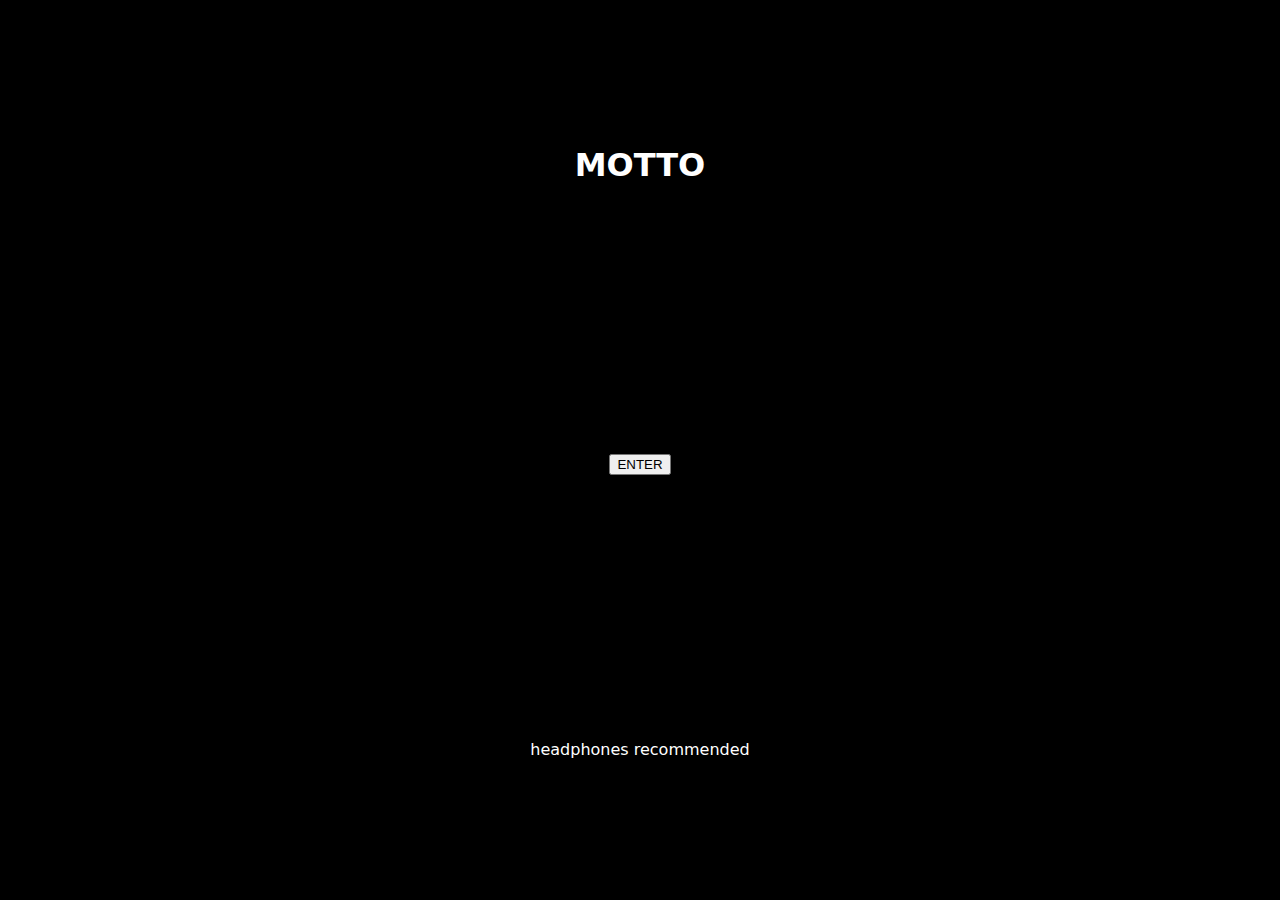
<file: index.html>
<!DOCTYPE html>
<html lang="en">
<head>
  <meta charset="UTF-8">
  <meta name="viewport" content="width=device-width, initial-scale=1.0">
  <title>MOTTO 7777</title>
  <link rel="stylesheet" href="css/style.css">
  <script defer src="js/app.js"></script>
</head>
<body>
  <!-- Intro Section -->
  <div id="intro" class="intro">
    <h1>MOTTO</h1>
    <button id="enterBtn">ENTER</button>
    <p class="subtext">headphones recommended</p>
  </div>

  <!-- Main Section (처음엔 숨김) -->
  <div id="main" style="display:none;">
    <div class="links">
      <a id="spBtn" href="#" target="_blank">Spotify</a>
      <a id="ytBtn" href="#" target="_blank">YouTube</a>
    </div>

    <!-- 캐릭터 그리드 -->
    <div class="grid">
      <div class="char" style="background-image:url('assets/images/dealer.jpg')">DEALER</div>
      <div class="char" style="background-image:url('assets/images/skull.jpg')">SKULL</div>
      <div class="char" style="background-image:url('assets/images/rockstar.jpg')">ROCKSTAR</div>
      <div class="char" style="background-image:url('assets/images/drag.jpg')">DRAG</div>
      <div class="char" style="background-image:url('assets/images/military.jpg')">MILITARY</div>
      <div class="char" style="background-image:url('assets/images/motorcycle.jpg')">MOTORCYCLE</div>
      <div class="char" style="background-image:url('assets/images/boxer.jpg')">BOXER</div>
    </div>

    <!-- 포털/이스터에그 -->
    <div id="stage"></div>
    <div id="dosn" class="dosn">DOSN</div>
  </div>
</body>
</html>
<script defer src="js/app.js"></script>
</file>
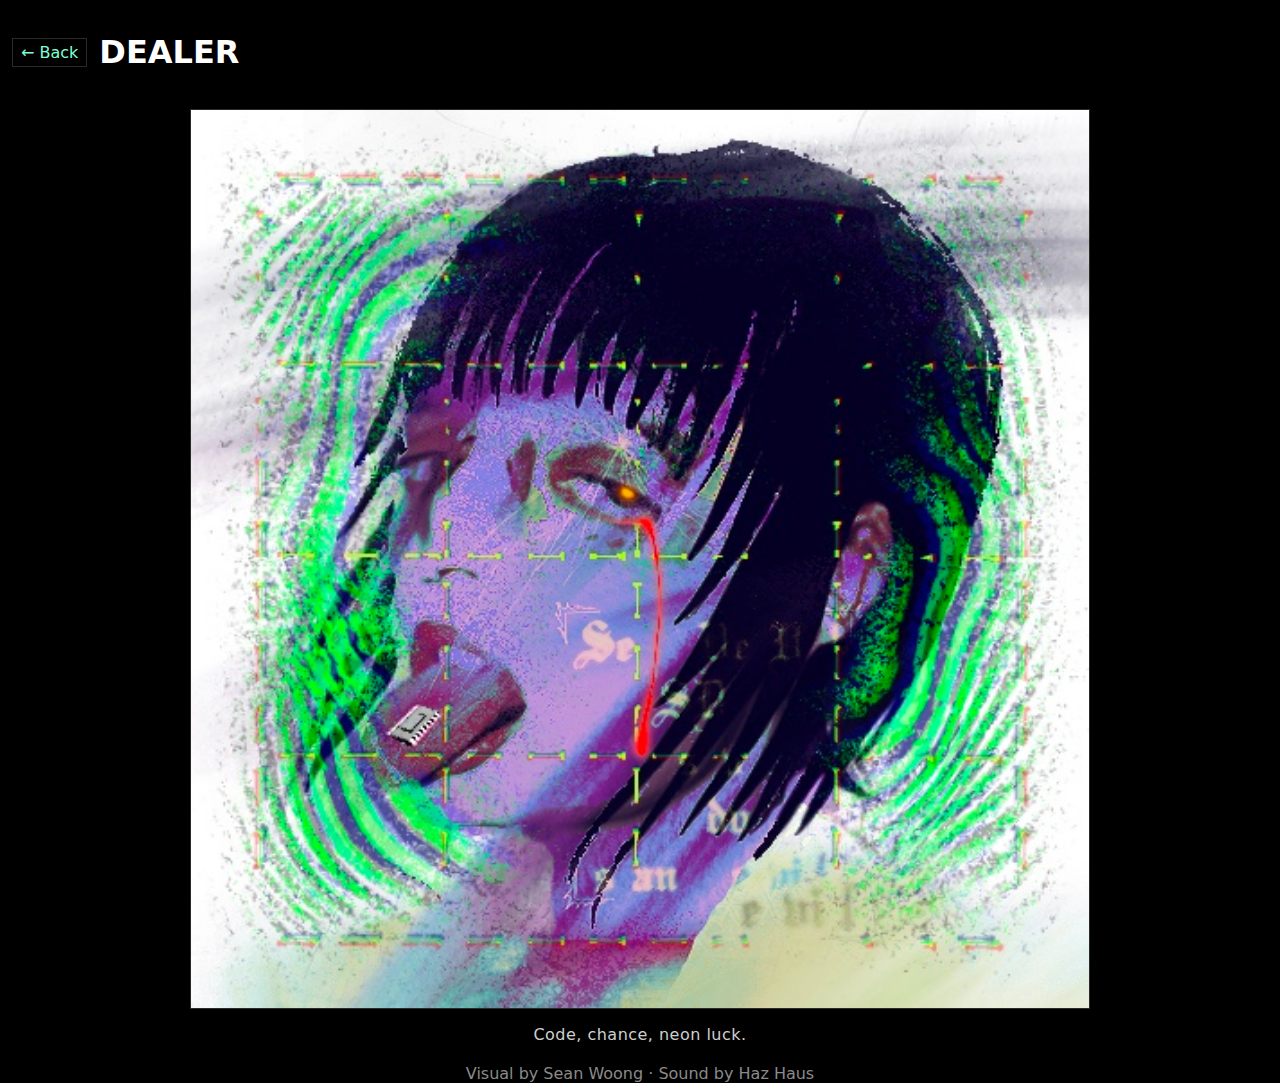
<file: character.html>
<!DOCTYPE html>
<html lang="en">
<head>
  <meta charset="utf-8"/>
  <meta name="viewport" content="width=device-width, initial-scale=1"/>
  <title>MOTTO – Character</title>
  <link rel="stylesheet" href="css/style.css"/>
</head>
<body class="character">
  <header class="char-header">
    <a class="back" href="index.html">← Back</a>
    <h1 id="charTitle">MOTTO</h1>
  </header>

  <section class="char-hero">
    <img id="charImg" alt="character art"/>
  </section>

  <section class="char-note" id="charNote"></section>

  <footer class="char-foot">
    <div class="small">Visual by Sean Woong · Sound by Haz Haus</div>
  </footer>

  <script>
    const params = new URLSearchParams(location.search);
    const id = (params.get('id')||'dealer').toLowerCase();
    const meta = {
      dealer:{name:'DEALER', img:'assets/images/dealer.jpg', note:'Code, chance, neon luck.'},
      skull:{name:'SKULL', img:'assets/images/skull.jpg', note:'Memory loss, electric ritual.'},
      rockstar:{name:'ROCKSTAR', img:'assets/images/rockstar.jpg', note:'Shock & roar on digital stage.'},
      drag:{name:'DRAG', img:'assets/images/drag.jpg', note:'Riddle & chrome glamour.'},
      military:{name:'MILITARY', img:'assets/images/military.jpg', note:'Will, order, cold honor.'},
      motorcycle:{name:'MOTORCYCLE', img:'assets/images/motorcycle.jpg', note:'Speed cult, asphalt halo.'},
      boxer:{name:'BOXER', img:'assets/images/boxer.jpg', note:'Resistance, grit, glory.'},
    };
    const m = meta[id] || meta.dealer;
    document.getElementById('charTitle').textContent = m.name;
    document.getElementById('charImg').src = m.img;
    document.getElementById('charImg').alt = m.name;
    document.getElementById('charNote').textContent = m.note;
  </script>
</body>
</html>
</file>
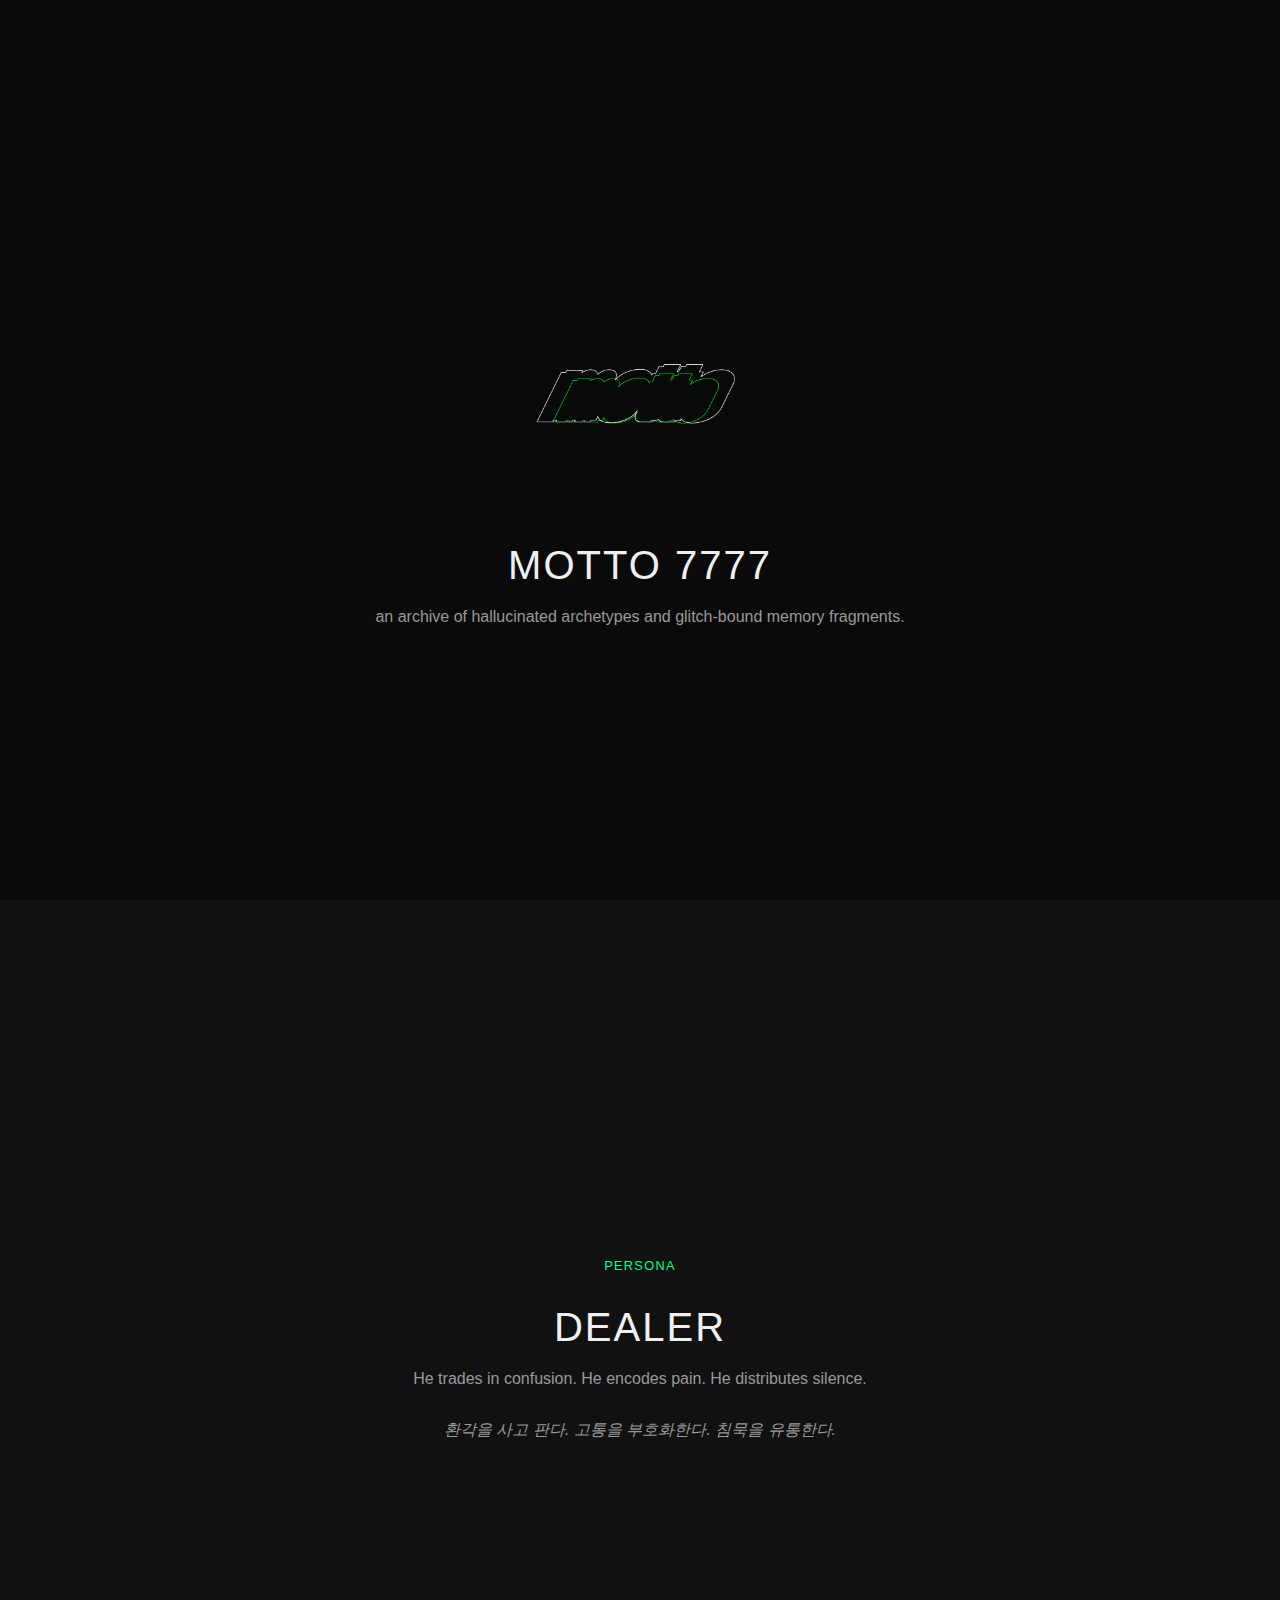
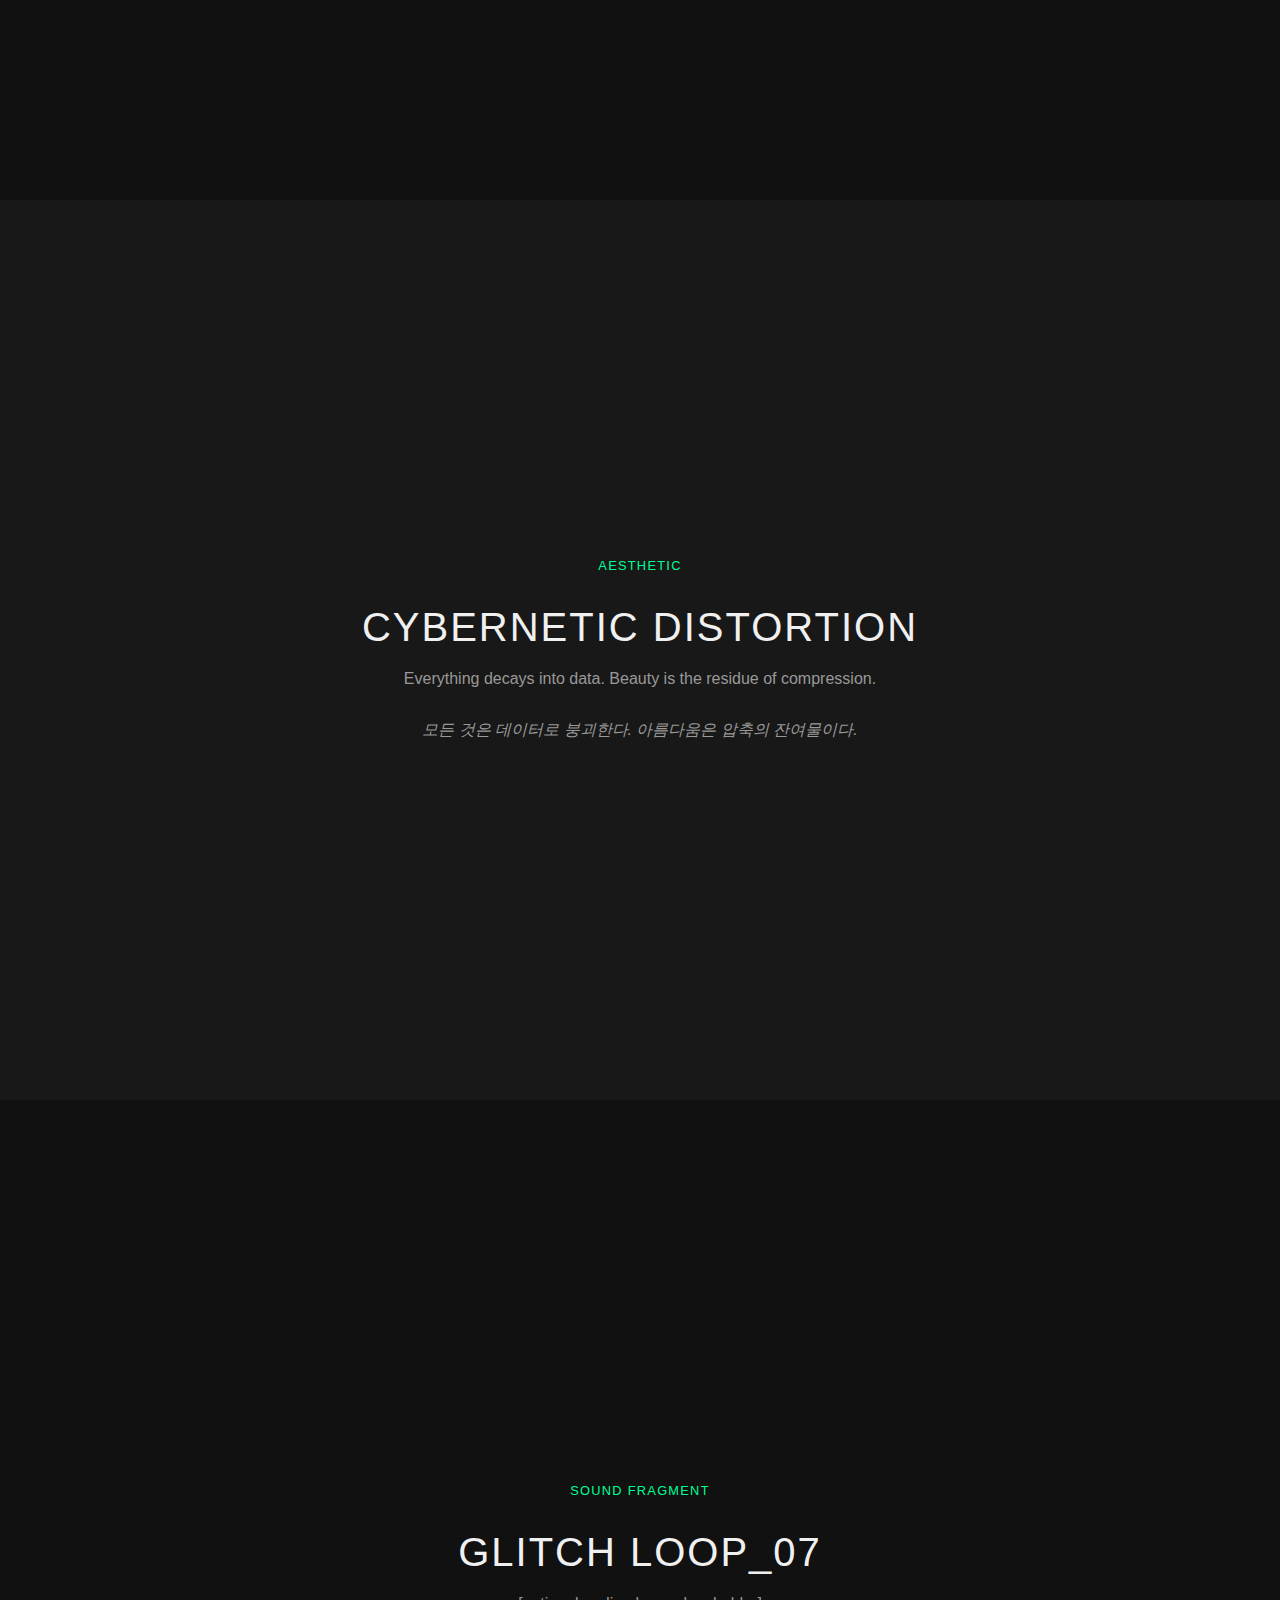
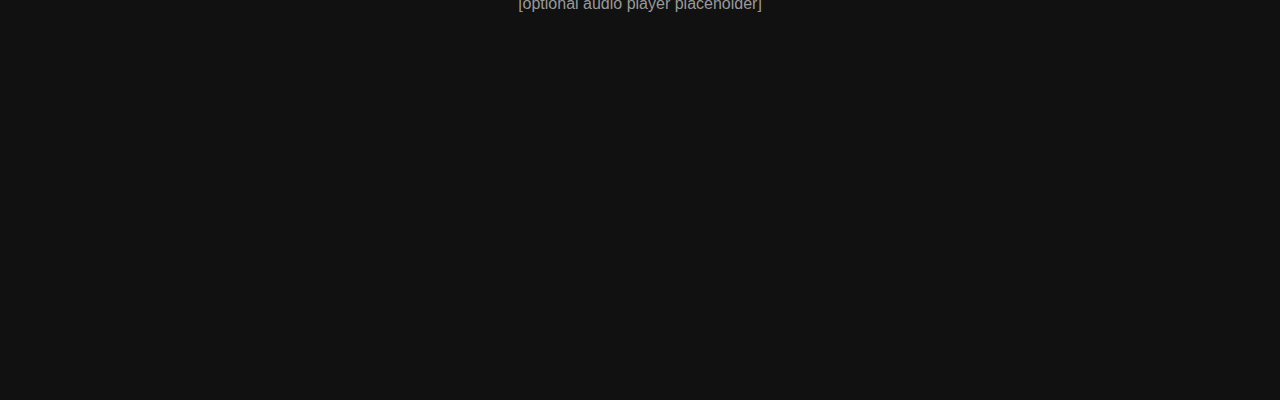
<file: motto7777_artbook.html>
<!DOCTYPE html>
<html lang="en">
<head>
  <meta charset="UTF-8" />
  <meta name="viewport" content="width=device-width, initial-scale=1.0"/>
  <title>MOTTO 7777 – Artbook</title>
  <style>
    * {
      margin: 0;
      padding: 0;
      box-sizing: border-box;
    }
    html, body {
      background-color: #0a0a0a;
      color: #f0f0f0;
      font-family: 'Helvetica Neue', sans-serif;
      scroll-behavior: smooth;
    }
    section {
      height: 100vh;
      display: flex;
      flex-direction: column;
      justify-content: center;
      align-items: center;
      text-align: center;
      padding: 2rem;
    }
    .intro img {
      max-width: 320px;
      height: auto;
    }
    h1 {
      font-size: 2.5rem;
      font-weight: 400;
      letter-spacing: 0.05em;
      margin-top: 2rem;
    }
    p {
      font-size: 1rem;
      color: #999;
      max-width: 600px;
      line-height: 1.6;
      margin-top: 1rem;
    }
    .section-dark {
      background-color: #111;
    }
    .section-light {
      background-color: #181818;
    }
    .tag {
      font-size: 0.8rem;
      text-transform: uppercase;
      letter-spacing: 0.1em;
      color: #00ff95;
    }
  </style>
</head>
<body>

  <section class="intro">
    <img src="ani_motto.gif" alt="motto logo animated"/>
    <h1>MOTTO 7777</h1>
    <p>an archive of hallucinated archetypes and glitch-bound memory fragments.</p>
  </section>

  <section class="section-dark">
    <span class="tag">persona</span>
    <h1>DEALER</h1>
    <p>He trades in confusion. He encodes pain. He distributes silence.<br><br><em>환각을 사고 판다. 고통을 부호화한다. 침묵을 유통한다.</em></p>
  </section>

  <section class="section-light">
    <span class="tag">aesthetic</span>
    <h1>CYBERNETIC DISTORTION</h1>
    <p>Everything decays into data. Beauty is the residue of compression.<br><br><em>모든 것은 데이터로 붕괴한다. 아름다움은 압축의 잔여물이다.</em></p>
  </section>

  <section class="section-dark">
    <span class="tag">sound fragment</span>
    <h1>GLITCH LOOP_07</h1>
    <p>[optional audio player placeholder]</p>
  </section>

</body>
</html>
</file>
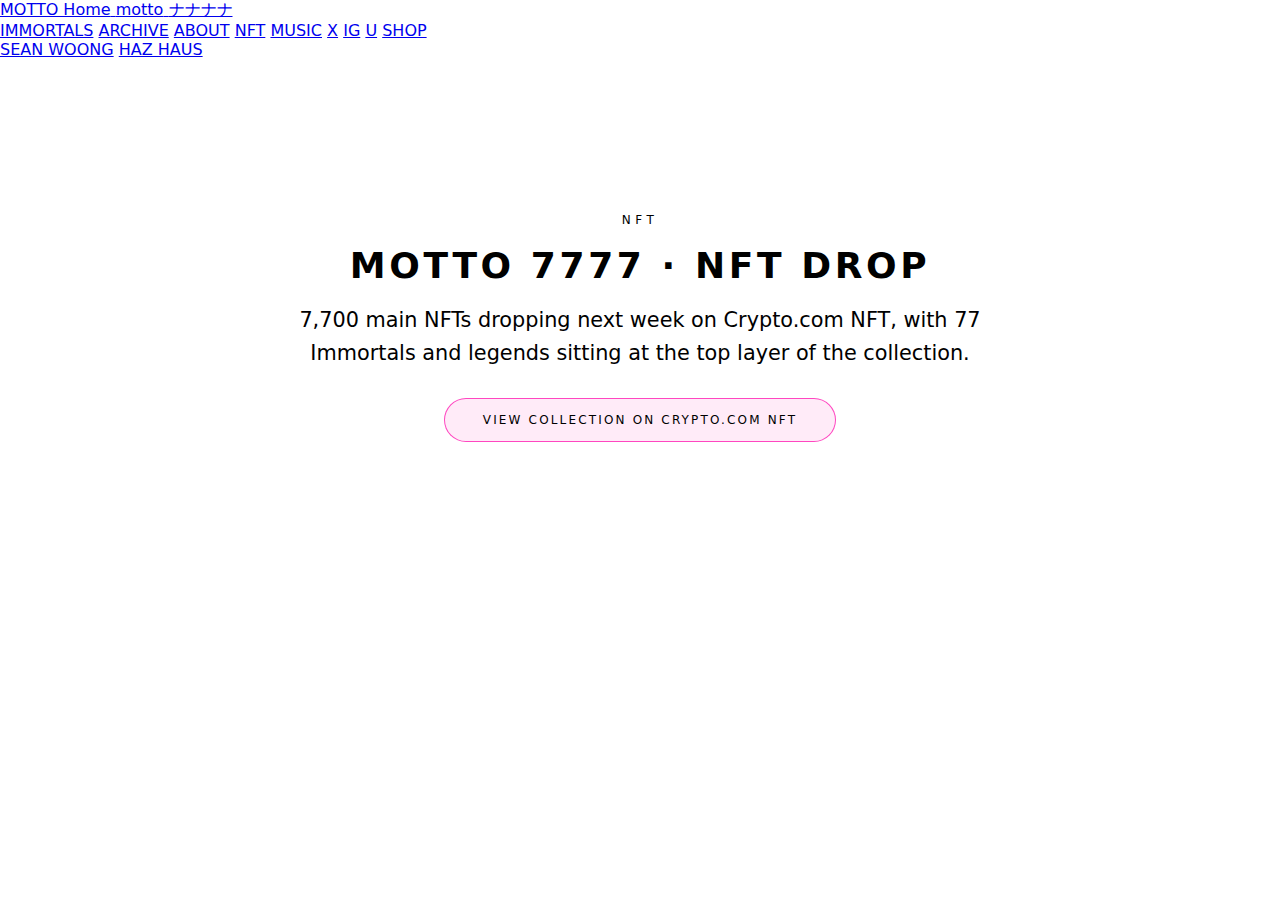
<file: nft.html>
<!DOCTYPE html>
<html lang="en">
<head>
  <meta charset="UTF-8" />
  <meta name="viewport" content="width=device-width, initial-scale=1.0"/>
  <title>MOTTO 7777 — NFT Drop</title>
  <link rel="stylesheet" href="css/style.css"/>
  <link rel="stylesheet" href="css/nft.css"/>
  <script defer src="js/cursor.js"></script>
</head>
<body class="nft-page">
  <div class="site-shell">
    <header class="nav">
      <a href="index.html" id="homeBtn" class="brand">
        <span class="sr-only">MOTTO Home</span>
        <span class="brand-word" data-text="motto">motto</span>
        <span class="brand-tag" aria-label="7777 in Japanese">ナナナナ</span>
      </a>
      <nav class="links">
        <a id="immBtn" class="link-glitch nav-link" href="index.html?view=immortals">IMMORTALS</a>
        <a id="arcBtn" class="link-glitch nav-link" href="index.html?view=archive#archive">ARCHIVE</a>
        <a id="aboutBtn" class="link-glitch nav-link" href="index.html?view=about">ABOUT</a>
        <a id="nftBtn" class="link-glitch nav-link" href="nft.html" aria-current="page">NFT</a>
        <a id="musicBtn" class="link-glitch nav-link" href="music.html" data-music-link>MUSIC</a>
        <a id="twBtn" class="link-glitch nav-link" href="https://x.com/motto_7777" target="_blank" rel="noopener">X</a>
        <a id="igBtn" class="link-glitch nav-link" href="https://www.instagram.com/mottttooooooo/" target="_blank" rel="noopener">IG</a>
        <a id="ttBtn" class="link-glitch nav-link" href="https://www.youtube.com/@motto_7777" target="_blank" rel="noopener">U</a>
        <a id="shopBtn" class="link-glitch nav-link" href="#" target="_blank" rel="noopener">SHOP</a>
      </nav>
      <div class="nav-eggs">
        <a id="egg1" class="link-glitch egg" href="https://www.youtube.com/@sean_woong" target="_blank" rel="noopener" aria-label="Visit Sean Woong YouTube channel">SEAN WOONG</a>
        <a id="egg2" class="link-glitch egg" href="https://www.youtube.com/@hazhaus" target="_blank" rel="noopener" aria-label="Visit Haz Haus YouTube channel">HAZ HAUS</a>
      </div>
    </header>

    <main id="nft" class="nft-root" aria-labelledby="nft-title">
      <section class="nft-hero">
        <p class="nft-eyebrow">NFT</p>
        <h1 id="nft-title">MOTTO 7777 · NFT DROP</h1>
        <p class="nft-subtext">7,700 main NFTs dropping next week on Crypto.com NFT, with 77 Immortals and legends sitting at the top layer of the collection.</p>
        <a class="nft-cta" href="https://crypto.com/nft/collection/e5d6b1c9197704a5cca12036062263f2?tab=items" target="_blank" rel="noopener">View collection on Crypto.com NFT</a>
      </section>
    </main>
  </div>
</body>
</html>
</file>
<file: css/style.css>
:root{ --bg:#000; --fg:#fff; --muted:#a0a0a0; --accent:#00ff99; }
*{box-sizing:border-box} html,body{height:100%}
body{ margin:0; font-family:ui-sans-serif,system-ui,-apple-system,Segoe UI,Roboto,Arial; background:var(--bg); color:var(--fg); overflow-x:hidden }

/* Intro + full GIF bg */
#intro{ position:fixed; inset:0; display:grid; place-items:center; background:#000; z-index:50; overflow:hidden }
#intro .intro-inner{ position:relative; z-index:1; text-align:center }
.logo{ font-size:56px; letter-spacing:.08em; opacity:.9; margin-bottom:12px }
.glitch-btn{ appearance:none; border:1px solid var(--fg); background:transparent; color:var(--fg);
  padding:14px 26px; font-size:18px; letter-spacing:.12em; cursor:pointer; position:relative; overflow:hidden; transition:transform .12s ease }
.glitch-btn:hover{ transform:scale(1.03) }
.glitch-btn::after{ content:attr(data-alt); position:absolute; inset:0; display:grid; place-items:center;
  color:var(--accent); mix-blend:screen; opacity:0 }
.glitch-btn:hover::after{ opacity:1; animation:glitch 1s steps(6) infinite }
.hint{ color:var(--muted); margin-top:10px; font-size:12px }
#intro .intro-bg{ position:absolute; inset:0; background:url('../assets/images/ani_motto.gif') center/cover no-repeat; filter:contrast(1.05) saturate(1.07); opacity:.92 }
#intro::after{ content:''; position:absolute; inset:0; background:radial-gradient(ellipse at 50% 60%, rgba(0,0,0,.25) 0%, rgba(0,0,0,.55) 70%) }

@keyframes glitch{
  0%{ clip-path:inset(0 0 80% 0) } 20%{ clip-path:inset(15% 0 55% 0) transform:translateX(2px) }
  40%{ clip-path:inset(40% 0 30% 0) transform:translateX(-2px) } 60%{ clip-path:inset(20% 0 50% 0) }
  80%{ clip-path:inset(70% 0 5% 0) } 100%{ clip-path:inset(0 0 80% 0) }
}

/* Stage */
#stage{ position:relative; min-height:100vh }
.portal{ position:absolute; width:min(22vw,320px); aspect-ratio:1/1; background:#111 center/cover no-repeat; border:1px solid #333; transition:.18s ease; }
.portal:hover{ transform:scale(1.06) rotate(.2deg); filter:hue-rotate(-6deg) saturate(1.15);
  box-shadow:0 0 18px rgba(0,255,153,.25), 0 0 2px #0f0 inset }
.portal .label{ position:absolute; left:8px; bottom:8px; font-size:12px; letter-spacing:.08em; background:rgba(0,0,0,.45); padding:4px 6px; border:1px solid #2a2a2a }
.portal.placeholder{ background:repeating-linear-gradient(45deg,#0e0e0e 0 8px,#111 8px 16px); border:1px dashed #2c2c2c }

/* DOSN egg */
#dosn{ position:fixed; left:12px; bottom:10px; color:#8cf5d9; text-decoration:none; opacity:0; pointer-events:none; transition:.2s; filter:drop-shadow(0 0 6px rgba(0,255,153,.35)) }
#dosn.show{ opacity:.85; pointer-events:auto } #dosn:hover{ transform:scale(1.05) }

/* Audio UI */
#audio-ui{ position:fixed; right:12px; top:12px; display:flex; gap:10px; align-items:center; z-index:10 }
#audio-ui button{ background:transparent; color:var(--fg); border:1px solid #444; padding:6px 10px; cursor:pointer }
#audio-ui #vol{ width:120px }

/* Now Playing */
#nowPlaying{ position:fixed; right:12px; bottom:10px; font-size:12px; color:#ddd; letter-spacing:.05em;
  padding:6px 10px; border:1px solid #333; background:rgba(0,0,0,.35); transition:filter .2s ease }
#nowPlaying:hover{ filter:hue-rotate(-8deg) saturate(1.2) }

/* Platforms */
#platforms{ position:fixed; left:12px; top:12px; display:flex; gap:10px; align-items:center; z-index:10 }
.plat{ display:flex; align-items:center; gap:6px; color:#bbb; text-decoration:none; border:1px solid #333; padding:6px 8px; transition:.2s }
.plat:hover{ color:#fff; filter:drop-shadow(0 0 10px rgba(0,255,153,.45)) }

/* Teaser modal */
#teaserModal[hidden]{ display:none }
#teaserModal .modal-bg{ position:fixed; inset:0; background:rgba(0,0,0,.65) }
#teaserModal .modal{ position:fixed; left:50%; top:50%; transform:translate(-50%,-50%); width:min(90vw,920px); background:#000; border:1px solid #333; padding:10px }
#teaserModal .close{ position:absolute; right:6px; top:6px; background:transparent; color:#fff; border:1px solid #444; cursor:pointer }

/* Character page */
body.character{ padding:12px 12px 40px }
.char-header{ display:flex; align-items:center; gap:12px }
.back{ color:#7fffd4; text-decoration:none; border:1px solid #2a2a2a; padding:4px 8px }
.char-hero{ margin:16px 0; display:grid; place-items:center }
.char-hero img{ width:min(92vw,900px); border:1px solid #2a2a2a }
.char-note{ color:#cfcfcf; letter-spacing:.03em; text-align:center; margin-top:10px }
.char-foot{ margin-top:20px; text-align:center; color:#8a8a8a }

@media (max-width:640px){ .portal{ width:42vw } }

/* fix: intro overlay blocks clicks */
#intro::after { pointer-events: none; z-index: 0; }
#intro > *    { position: relative; z-index: 1; }

/* fix: intro overlay blocks clicks */
#intro::after, #intro .intro-bg { pointer-events: none; }
#intro > * { position: relative; z-index: 1; }
</file>
<file: css/nft.css>
.nft-page {
  min-height: 100vh;
  background: var(--color-bg);
  color: var(--color-fg);
}
.nft-root {
  min-height: calc(100vh - 80px);
  display: flex;
  flex-direction: column;
  gap: clamp(40px, 6vw, 72px);
  padding: clamp(80px, 12vw, 160px) clamp(20px, 8vw, 80px);
}
.stage--nft .nft-root {
  padding: 0;
  min-height: 0;
  width: 100%;
}
.nft-hero {
  max-width: 760px;
  text-align: center;
  display: flex;
  flex-direction: column;
  gap: 18px;
  margin: 0 auto;
}
.stage--nft .nft-hero {
  text-align: left;
  margin-left: 0;
  margin-right: 0;
}
.stage--nft .nft-eyebrow,
.stage--nft .nft-hero h1 {
  text-align: left;
}
.nft-eyebrow {
  margin: 0;
  font-size: 12px;
  letter-spacing: .38em;
  text-transform: uppercase;
  color: var(--color-secondary);
}
.nft-hero h1 {
  margin: 0;
  font-size: clamp(1.7rem, 3.6vw, 2.25rem);
  letter-spacing: .1em;
  text-transform: uppercase;
}
.nft-subtext {
  margin: 0;
  font-size: clamp(1rem, 2.2vw, 1.3rem);
  line-height: 1.6;
  color: var(--color-about-muted);
}
.nft-intro {
  margin: 0;
  font-size: clamp(1rem, 2vw, 1.1rem);
  line-height: 1.7;
  color: var(--color-about-muted);
}
.nft-content {
  max-width: 860px;
  margin: 0 auto;
  display: flex;
  flex-direction: column;
  gap: clamp(32px, 5vw, 56px);
  margin-top: clamp(18px, 3vw, 28px);
}
.nft-section {
  border: 1px solid rgba(255,255,255,.12);
  border-radius: 18px;
  background: rgba(6, 6, 10, .7);
  overflow: hidden;
}
.nft-section-summary {
  list-style: none;
  cursor: pointer;
  padding: clamp(16px, 3vw, 22px) clamp(18px, 3.2vw, 26px);
  display: flex;
  align-items: center;
  justify-content: space-between;
  gap: 16px;
}
.nft-section-summary::-webkit-details-marker {
  display: none;
}
.nft-section-summary::after {
  content: '⌄';
  font-size: 14px;
  color: rgba(255,255,255,.7);
  transition: transform var(--dur-short) var(--ease-standard);
}
.nft-section[open] .nft-section-summary::after {
  transform: rotate(180deg);
}
.nft-section-summary:focus-visible {
  outline: 2px solid rgba(0,191,255,.6);
  outline-offset: 2px;
}
.nft-section-head {
  display: flex;
  flex-direction: column;
  gap: 6px;
}
.nft-section-title {
  font-size: clamp(1.2rem, 2.6vw, 1.6rem);
  letter-spacing: .08em;
  text-transform: uppercase;
}
.nft-section-logline {
  font-size: 11px;
  letter-spacing: .2em;
  text-transform: uppercase;
  color: var(--color-muted);
}
.nft-section p {
  margin: 0;
  padding: 0 clamp(18px, 3.2vw, 26px);
  line-height: 1.7;
  color: var(--color-about-muted);
}
.nft-section p + p {
  margin-top: 10px;
}
.nft-list {
  margin: 0;
  padding: 0 clamp(18px, 3.2vw, 26px) clamp(18px, 3vw, 24px) 34px;
  display: flex;
  flex-direction: column;
  gap: 8px;
  color: var(--color-about-muted);
}
.nft-list li {
  line-height: 1.7;
}
.nft-cta {
  align-self: center;
  margin-top: 10px;
  padding: 14px 38px;
  border-radius: 999px;
  border: 1px solid rgba(255,0,170,.7);
  color: var(--color-fg);
  text-decoration: none;
  text-transform: uppercase;
  letter-spacing: .18em;
  font-size: 12px;
  background: rgba(255,0,170,.08);
  transition: transform var(--dur-short) var(--ease-standard), box-shadow var(--dur-short) var(--ease-standard);
}
.stage--nft .nft-cta {
  align-self: flex-start;
}
.nft-cta--primary {
  background: rgba(255,0,170,.18);
  border-width: 2px;
}
.nft-cta--secondary {
  background: transparent;
  border-color: rgba(255,255,255,.4);
}
.nft-cta-section {
  border-top: 1px solid rgba(255,255,255,.1);
  padding-top: clamp(20px, 4vw, 36px);
  background: transparent;
  border-radius: 0;
}
.nft-cta-copy {
  margin: 0 0 18px;
  font-size: clamp(1rem, 2vw, 1.2rem);
  line-height: 1.6;
  color: var(--color-about-muted);
}
.nft-cta-row {
  display: flex;
  flex-wrap: wrap;
  gap: 12px;
}
.nft-cta:hover,
.nft-cta:focus-visible {
  transform: translateY(-2px);
  box-shadow: 0 18px 36px rgba(255,0,170,.35);
  outline: none;
}
.merch-root {
  min-height: calc(100vh - 80px);
  display: flex;
  flex-direction: column;
  gap: clamp(40px, 6vw, 72px);
  padding: clamp(80px, 12vw, 160px) clamp(20px, 8vw, 80px);
  color: var(--color-fg);
}
.stage--merch .merch-root {
  padding-top: clamp(20px, 6vw, 48px);
  padding-bottom: clamp(60px, 10vw, 110px);
}
.merch-hero {
  max-width: 760px;
  margin: 0 auto;
  text-align: center;
  display: flex;
  flex-direction: column;
  gap: 18px;
}
.merch-eyebrow {
  margin: 0;
  font-size: 12px;
  letter-spacing: .38em;
  text-transform: uppercase;
  color: var(--color-secondary);
}
.merch-hero h1 {
  margin: 0;
  font-size: clamp(2.2rem, 5vw, 3.1rem);
  letter-spacing: .08em;
  text-transform: uppercase;
}
.merch-content {
  max-width: 960px;
  margin: 0 auto;
  display: flex;
  flex-direction: column;
  gap: clamp(32px, 5vw, 56px);
}
.merch-section {
  display: flex;
  flex-direction: column;
  gap: 12px;
}
.merch-section h2 {
  margin: 0;
  font-size: clamp(1.4rem, 3vw, 1.8rem);
  letter-spacing: .08em;
  text-transform: uppercase;
}
.merch-video-grid {
  display: grid;
  grid-template-columns: repeat(auto-fit, minmax(280px, 1fr));
  gap: 20px;
}
.merch-video-frame {
  position: relative;
  border-radius: 18px;
  overflow: hidden;
  border: 1px solid rgba(255,255,255,.18);
  background: #000;
  aspect-ratio: 16 / 9;
  box-shadow: 0 24px 50px rgba(0,0,0,.45);
}
.merch-video-frame iframe {
  width: 100%;
  height: 100%;
  border: 0;
  display: block;
  background: #000;
}
.merch-teaser-grid {
  display: grid;
  grid-template-columns: repeat(auto-fit, minmax(220px, 1fr));
  gap: 20px;
}
.merch-teaser-card {
  position: relative;
  border-radius: 18px;
  border: 1px solid rgba(255,255,255,.12);
  background: linear-gradient(160deg, rgba(8, 8, 14, .95), rgba(12, 4, 18, .9));
  overflow: hidden;
  min-height: 320px;
  display: flex;
  flex-direction: column;
  box-shadow: 0 26px 54px rgba(0,0,0,.45);
}
.merch-teaser-art {
  flex: 1;
  min-height: 160px;
  background:
    radial-gradient(80% 90% at 20% 20%, rgba(255, 0, 255, .35), transparent 65%),
    radial-gradient(90% 80% at 80% 10%, rgba(0, 191, 255, .28), transparent 70%),
    linear-gradient(180deg, rgba(5, 4, 10, 0) 0%, rgba(5, 4, 10, .65) 100%);
}
.merch-teaser-card[data-index="2"] .merch-teaser-art {
  background:
    radial-gradient(70% 90% at 70% 20%, rgba(0, 255, 180, .3), transparent 65%),
    radial-gradient(80% 70% at 25% 10%, rgba(255, 0, 255, .28), transparent 70%),
    linear-gradient(180deg, rgba(5, 4, 10, 0) 0%, rgba(5, 4, 10, .65) 100%);
}
.merch-teaser-card[data-index="3"] .merch-teaser-art {
  background:
    radial-gradient(70% 90% at 30% 20%, rgba(255, 170, 64, .35), transparent 65%),
    radial-gradient(90% 70% at 70% 10%, rgba(255, 0, 255, .25), transparent 70%),
    linear-gradient(180deg, rgba(5, 4, 10, 0) 0%, rgba(5, 4, 10, .65) 100%);
}
.merch-teaser-info {
  padding: 18px 18px 22px;
  display: flex;
  flex-direction: column;
  gap: 8px;
}
.merch-teaser-label {
  font-size: 11px;
  letter-spacing: .22em;
  text-transform: uppercase;
  color: rgba(255,255,255,.6);
}
.merch-teaser-card h3 {
  margin: 0;
  font-size: 1.1rem;
  letter-spacing: .08em;
  text-transform: uppercase;
}
.merch-teaser-card p {
  margin: 0;
  color: var(--color-about-muted);
  line-height: 1.5;
}
@media (max-width: 640px) {
  .nft-root {
    padding: clamp(60px, 16vw, 110px) clamp(18px, 9vw, 32px);
  }
  .nft-hero {
    text-align: left;
    gap: 16px;
  }
  .nft-eyebrow,
  .nft-hero h1 {
    text-align: left;
  }
  .nft-content {
    gap: 28px;
  }
  .nft-cta {
    width: 100%;
    justify-content: center;
  }
  .nft-cta-row {
    flex-direction: column;
  }
  .merch-root {
    padding: clamp(60px, 16vw, 110px) clamp(18px, 9vw, 32px);
  }
  .merch-hero {
    text-align: left;
    gap: 16px;
  }
  .merch-video-grid {
    gap: 16px;
  }
  .merch-teaser-grid {
    gap: 16px;
  }
}
</file>
